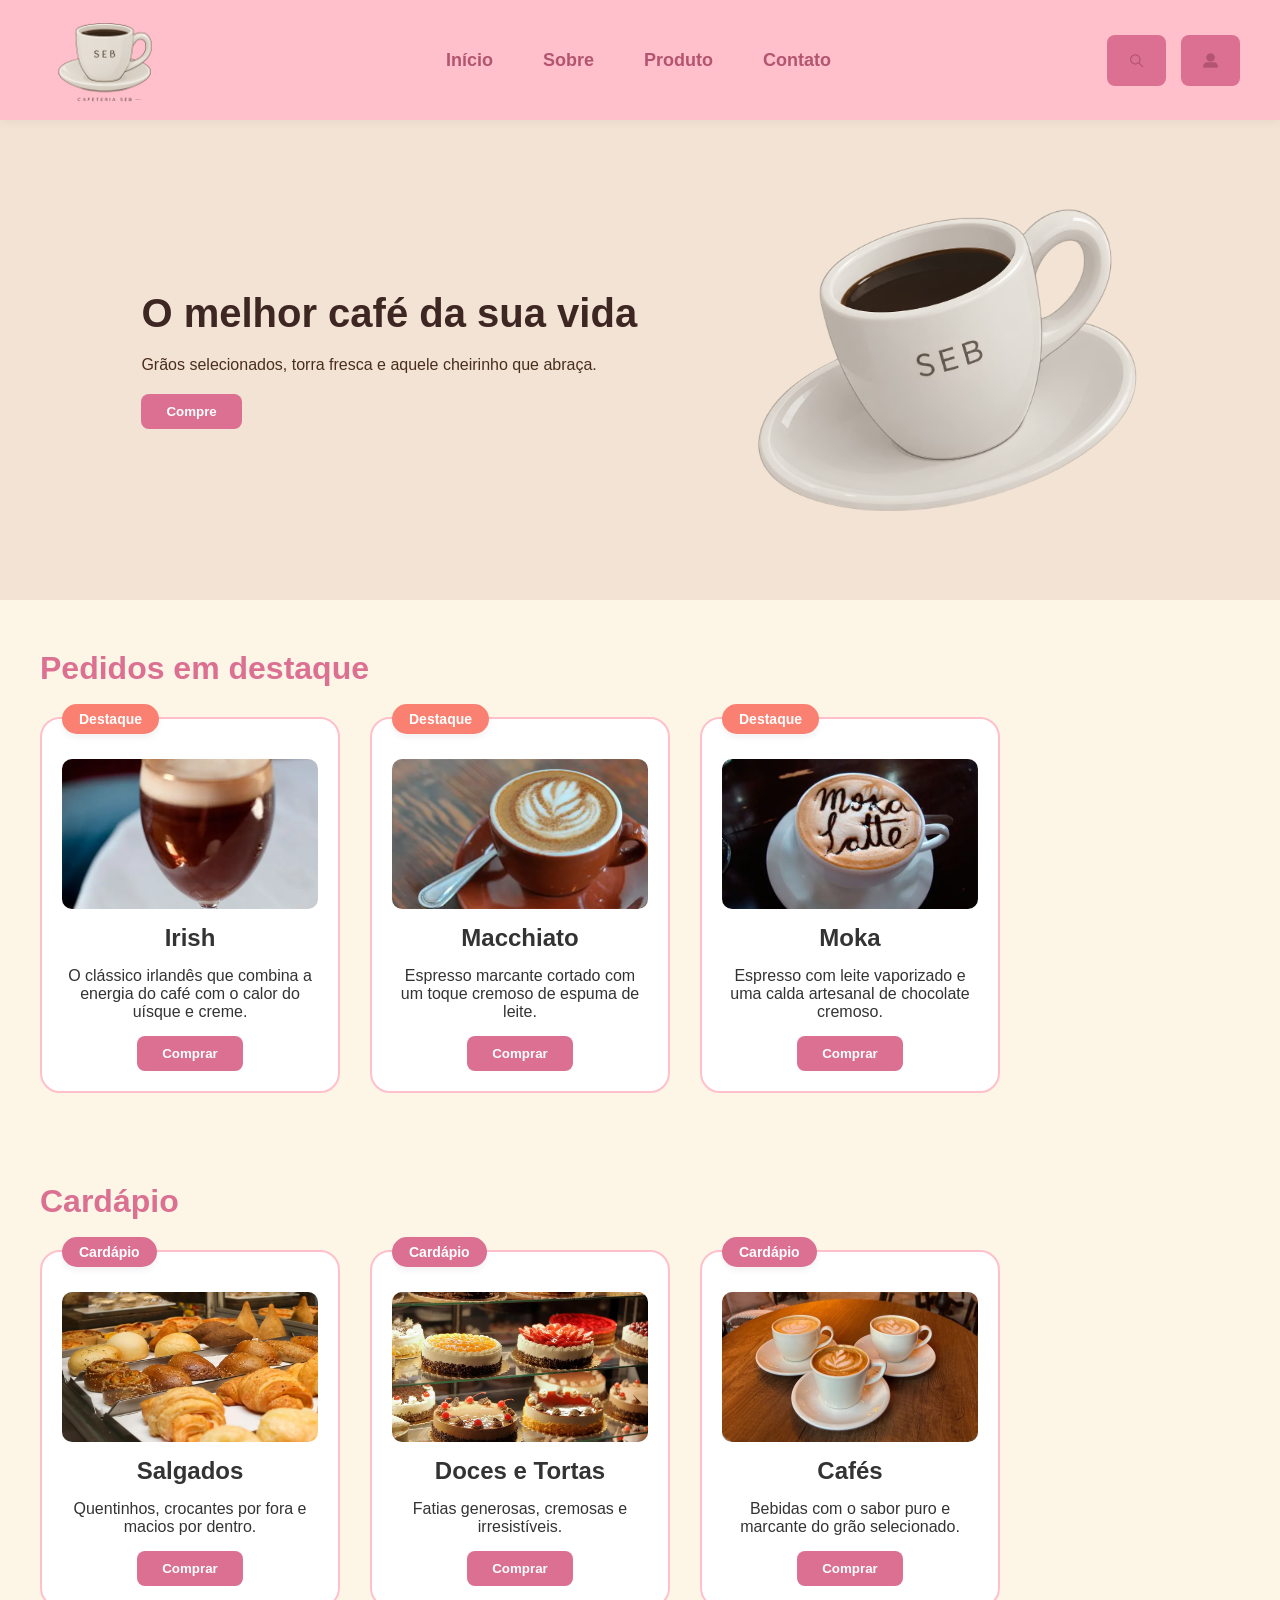
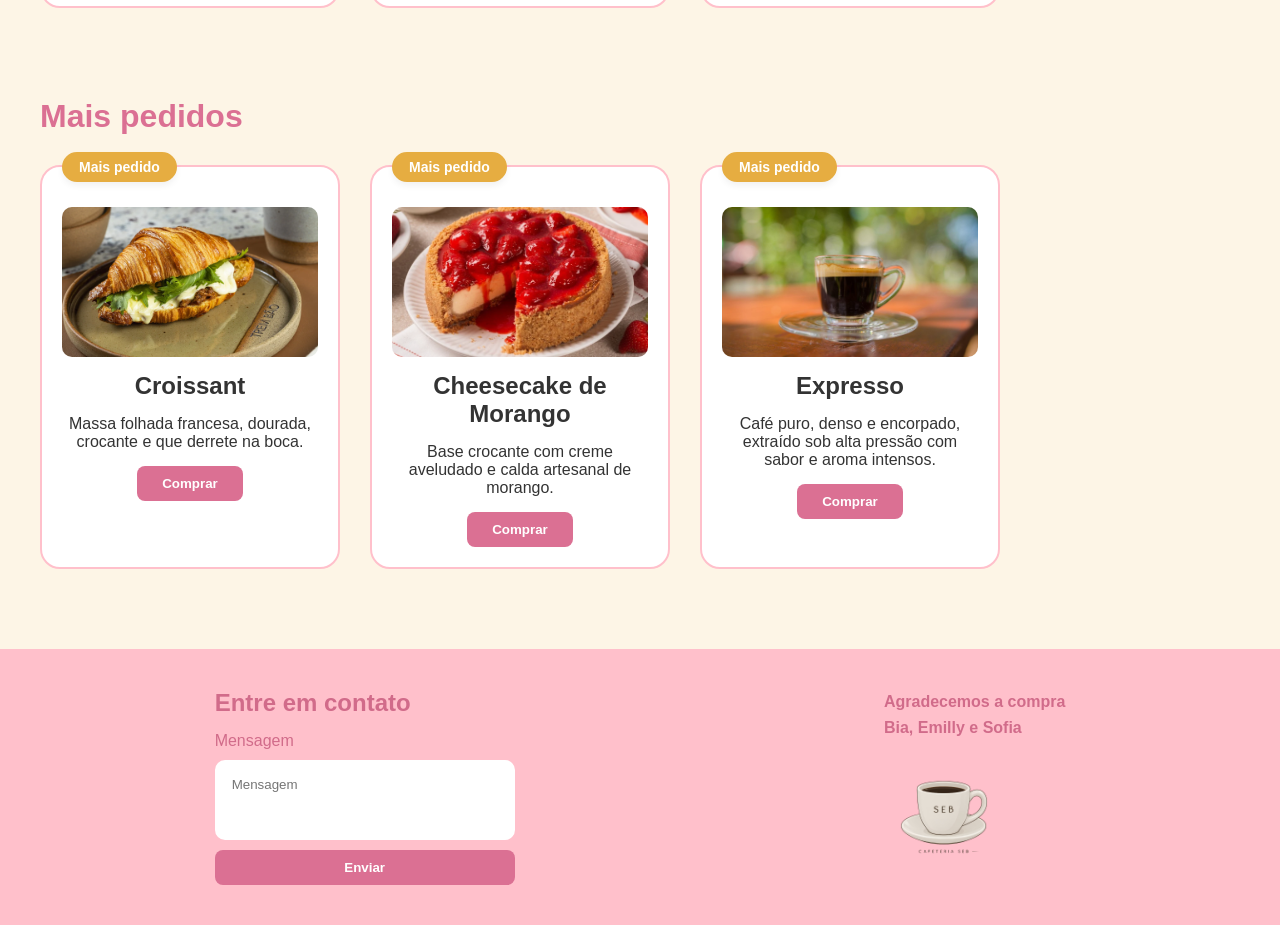
<file: index.html>
<!DOCTYPE html>
<html lang="pt-BR">
<head>
<meta charset="UTF-8">
<meta name="viewport" content="width=device-width, initial-scale=1">
<title>Cafeteria SEB</title>
<link rel="stylesheet" href="style.css">
</head>
<body>

<header class="cabecalho">
    <div>
        <img src="foto_logo.png" alt="Logo da Cafeteria SEB" class="img__nav_bar">
    </div>
  <nav class="navbar">
    <ul>
      <li><a href="#" onclick="return false" class="nav__texto">Início</a></li>
      <li><a href="#" onclick="return false" class="nav__texto">Sobre</a></li>
      <li><a href="#" onclick="return false" class="nav__texto">Produto</a></li>
      <li><a href="#" onclick="return false" class="nav__texto">Contato</a></li>
    </ul>
  </nav>
  <div>
    <button type="button" class="btn"><img src="foto_lupa.png" alt="Buscar"></button>
    <button type="button" class="btn"><img src="foto_avatar.png" alt="Buscar"></button>
  </div>
</header>

<main>
  <section class="hero">
    <div class="hero-texto">
      <h1>O melhor café da sua vida</h1>
      <p>Grãos selecionados, torra fresca e aquele cheirinho que abraça.</p>
      <button type="button" class="btn">Compre</button>
    </div>
    <img src="foto_hero.png" alt="Xícara de café SEB" class="img__hero">
  </section>

  <section class="secao-produtos">
    <h2 class="titulo-secao">Pedidos em destaque</h2>

    <div class="produtos-grid">
      <article class="card">
        <span class="badge badge--destaque">Destaque</span>
        <img src="cafe-irish.webp" alt="Produto em destaque">
        <h2>Irish</h2>
        <p>O clássico irlandês que combina a energia do café com o calor do uísque e creme.</p>
        <button type="button" class="btn">Comprar</button>
      </article>

      <article class="card">
        <span class="badge badge--destaque">Destaque</span>
        <img src="cafe-macchiato.webp" alt="Produto em destaque 2">
        <h2>Macchiato</h2>
        <p>Espresso marcante cortado com um toque cremoso de espuma de leite.</p>
        <button type="button" class="btn">Comprar</button>
      </article>

      <article class="card">
        <span class="badge badge--destaque">Destaque</span>
        <img src="cafe-moka.webp" alt="Produto em destaque 3">
        <h2>Moka</h2>
        <p>Espresso com leite vaporizado e uma calda artesanal de chocolate cremoso.</p>
        <button type="button" class="btn">Comprar</button>
      </article>
    </div>
  </section>

  <section class="secao-produtos">
    <h2 class="titulo-secao">Cardápio</h2>

    <div class="produtos-grid">
      <article class="card">
        <span class="badge badge--cardapio">Cardápio</span>
        <img src="foto_cardapio.jpg" alt="Item do cardápio">
        <h2>Salgados</h2>
        <p>Quentinhos, crocantes por fora e macios por dentro.</p>
        <button type="button" class="btn">Comprar</button>
      </article>

      <article class="card">
        <span class="badge badge--cardapio">Cardápio</span>
        <img src="doces-tortas.jpg" alt="Item do cardápio 2">
        <h2>Doces e Tortas</h2>
        <p>Fatias generosas, cremosas e irresistíveis.</p>
        <button type="button" class="btn">Comprar</button>
      </article>

      <article class="card">
        <span class="badge badge--cardapio">Cardápio</span>
        <img src="cafeterias-coffee-shop.webp" alt="Item do cardápio 2">
        <h2>Cafés</h2>
        <p>Bebidas com o sabor puro e marcante do grão selecionado.</p>
        <button type="button" class="btn">Comprar</button>
      </article>
    </div>
  </section>

  <section class="secao-produtos">
    <h2 class="titulo-secao">Mais pedidos</h2>

    <div class="produtos-grid">
      <article class="card">
        <span class="badge badge--mais-pedido">Mais pedido</span>
        <img src="croissant-recheado.webp" alt="Item mais pedido">
        <h2>Croissant</h2>
        <p>Massa folhada francesa, dourada, crocante e que derrete na boca.</p>
        <button type="button" class="btn">Comprar</button>
      </article>

      <article class="card">
        <span class="badge badge--mais-pedido">Mais pedido</span>
        <img src="cheesecake-morango.jpg" alt="Item mais pedido 2">
        <h2>Cheesecake de Morango</h2>
        <p>Base crocante com creme aveludado e calda artesanal de morango.</p>
        <button type="button" class="btn">Comprar</button>
      </article>

      <article class="card">
        <span class="badge badge--mais-pedido">Mais pedido</span>
        <img src="cafe-espresso.jpg" alt="Item mais pedido 2">
        <h2>Expresso</h2>
        <p>Café puro, denso e encorpado, extraído sob alta pressão com sabor e aroma intensos.</p>
        <button type="button" class="btn">Comprar</button>
      </article>
    </div>
  </section>
</main>

<footer>
  <section>
    <h2>Entre em contato</h2>
    <form onsubmit="return false">
      <label for="msg">Mensagem</label>
      <textarea id="msg" placeholder="Mensagem"></textarea>
      <button type="button" class="btn">Enviar</button>
    </form>
  </section>

  <div>
    <p>Agradecemos a compra<br>Bia, Emilly e Sofia</p>
    <img src="foto_logo.png" alt="Logo da Cafeteria SEB">
  </div>
</footer>

</body>
</html>
</file>
<file: style.css>
/* PARTE INICIAL DO SITE */
body {
    background-color: #fdf5e6;
    font-family: 'Poppins', sans-serif;
    color: #333;
}

* {
    margin: 0;
    padding: 0;
    text-decoration: none;
    list-style-type: none;
    box-sizing: border-box;
}

.cabecalho {
    font-size: 18px;
    height: 120px;
    width: 100%;
    background-color: pink;
    display: flex;
    align-items: center;
    justify-content: space-between;
    padding: 0 40px;
    position: sticky;
    top: 0;
    z-index: 1000;
    box-shadow: 0 2px 10px rgba(0,0,0,0.05);
}

.navbar ul{
    display: flex;
    flex-direction: row;
    align-items: center;
    gap: 20px;
}

.nav__texto {
    background-color: transparent;
    padding: 8px 15px;
    border-radius: 8px;
    color: #b35470;
    font-weight: 600;
    transition: 0.3s;
}

.nav__texto:hover {
    background-color: palevioletred;
    color: white;
}

.img__nav_bar {
    height: 130px;
    vertical-align: middle;
}

.cabecalho > div {
    display: flex;
    gap: 15px;
}

.cabecalho .btn {
    padding: 8px 12px; 
    display: flex;
    align-items: center;
    justify-content: center;
}

.cabecalho .btn img {
    width: 35px; 
    height: 35px; 
    object-fit: contain;
}

/* CONFIGURAÇÕES DO HERO */
.hero {
    width: 100%;
    min-height: 350px;
    background-color: #f2e3d5; 
    color: #4a2e1b; 
    padding: 40px;
    display: flex;
    justify-content: space-evenly;
    align-items: center;
    margin: 0;
}

.hero-texto {
    max-width: 50%;
    display: flex;
    flex-direction: column;
    gap: 20px;
    align-items: flex-start;
}

.hero-texto h1 {
    font-size: 2.5rem;
    color: #3e2723; 
}

.img__hero {
    height: 400px; 
}

/* CONFIGURAÇÕES DOS BLOCOS DE PRODUTOS */
.secao-produtos {
    padding: 50px 40px 0 40px;
    display: flex;
    flex-direction: column;
    align-items: flex-start; 
}

.titulo-secao {
    font-size: 2rem;
    color: palevioletred;
    margin-bottom: 30px;
    text-align: left; 
    font-weight: 600;
}

.produtos-grid {
    display: flex;
    justify-content: flex-start; 
    gap: 30px;
    padding-bottom: 40px;
    flex-wrap: wrap;
    width: 100%;
}

/* CONFIGURAÇÕES DOS CARDS */
.card {
    position: relative;
    width: 300px;
    min-height: 250px;
    background-color: white;
    border: 2px solid pink;
    border-radius: 20px;
    padding: 40px 20px 20px 20px;
    display: flex;
    flex-direction: column;
    align-items: center;
    text-align: center;
    gap: 15px;
    transition: 0.3s;
}

.card:hover {
    transform: translateY(-5px);
    box-shadow: 0 10px 20px rgba(0,0,0,0.05);
}

.card img {
    width: 100%;
    height: 150px;
    object-fit: cover;
    border-radius: 10px;
    background-color: #f0f0f0;
}

/* CONFIGURAÇÕES DOS BADGES */
.badge {
    position: absolute;
    top: -15px;
    left: 20px;
    padding: 5px 15px;
    border-radius: 20px;
    border: 2px solid pink;
    font-weight: 600;
    font-size: 14px;
    box-shadow: 0 4px 6px rgba(0,0,0,0.05);
}

.badge--destaque {
    background-color: salmon;
    color: white;
    border-color: salmon;
}

.badge--cardapio {
    background-color: palevioletred;
    color: white;
    border-color: palevioletred;
}

.badge--mais-pedido {
    background-color: rgb(230, 173, 65);
    color: white;
    border-color: rgb(230, 173, 65);
}

/* CONFIGURAÇÕES DOS BOTÕES */
.btn {
    padding: 10px 25px;
    border-radius: 8px;
    background-color: palevioletred;
    color: white;
    border: none;
    cursor: pointer;
    font-weight: 600;
    font-family: 'Poppins', sans-serif;
    transition: 0.2s;
}

.btn:hover {
    background-color: #d16b8a;
}

/* CONFIGURAÇÕES DO RODAPÉ */
footer {
    background-color: pink;
    padding: 40px;
    display: flex;
    justify-content: space-around;
    align-items: flex-start;
    flex-wrap: wrap;
    gap: 20px;
    margin-top: 40px;
    color: #d16b8a;
}

footer form {
    display: flex;
    flex-direction: column;
    gap: 10px;
    margin-top: 15px;
}

footer textarea {
    padding: 15px;
    border-radius: 10px;
    border: 2px solid white;
    resize: none;
    height: 80px;
    width: 300px;
    font-family: 'Poppins', sans-serif;
}

footer textarea:focus {
    outline: none;
    border-color: palevioletred;
}

footer div p {
    font-weight: 600;
    line-height: 1.6;
}

footer img {
    width: 120px;
    height: auto;
    object-fit: contain;
    margin-top: 15px;
}
</file>
